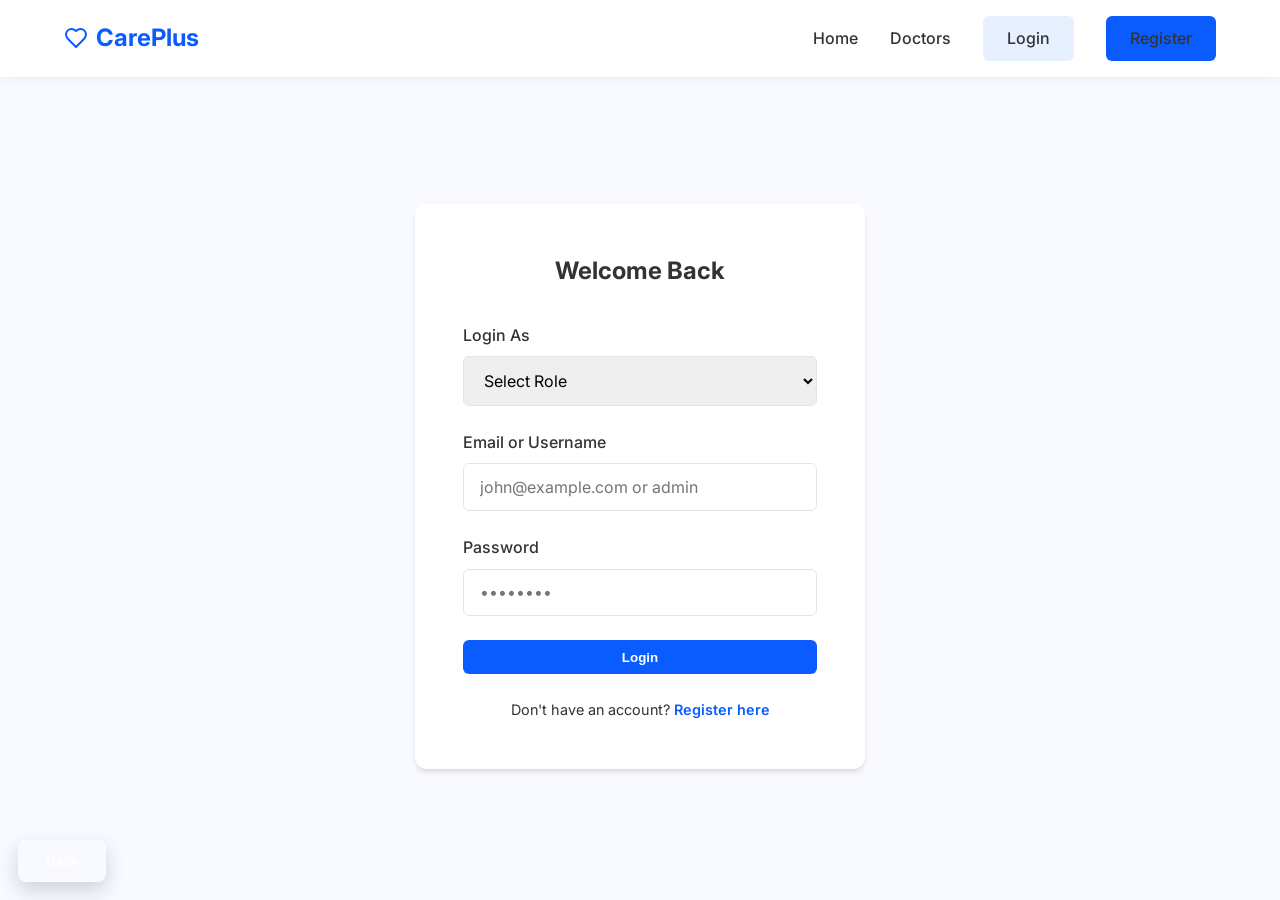
<file: Frontend/admin-dashboard.html>
<!DOCTYPE html>
<html lang="en">

<head>

    <meta charset="UTF-8">

    <meta
        name="viewport"
        content="width=device-width, initial-scale=1.0">

    <title>
        Admin Dashboard | CarePlus
    </title>


    <link
        rel="stylesheet"
        href="css/style.css">

</head>

<body>


    <!-- Navbar -->
    <nav class="navbar">

        <a href="index.html"
            class="nav-brand">

            CarePlus Admin

        </a>


        <ul class="nav-links">

            <li>

                <a href="#"
                    class="btn btn-secondary"
                    id="logout-btn">

                    Logout

                </a>

            </li>

        </ul>

    </nav>





    <div class="dashboard-container">


        <!-- Sidebar -->
        <aside class="sidebar">

            <ul class="sidebar-nav">


                <li
                    class="active"
                    id="tab-dashboard">

                    Dashboard

                </li>



                <li
                    id="tab-doctors">

                    Doctors

                </li>



                <li
                    id="tab-patients">

                    Patients

                </li>



                <li
                    id="tab-appointments">

                    Appointments

                </li>



                <li
                    id="tab-reports">

                    Reports

                </li>


            </ul>

        </aside>






        <!-- Main Content -->
        <main class="main-content">


            <h2>
                Admin Dashboard
            </h2>



            <div
                id="admin-alert"
                class="alert">

            </div>





            <!-- Dashboard Stats -->
            <div
                class="services-grid"
                id="stats-view">


                <div
                    class="service-card">

                    <h3>
                        Doctors
                    </h3>

                    <p
                        id="stat-doctors">

                        0

                    </p>

                </div>





                <div
                    class="service-card">

                    <h3>
                        Patients
                    </h3>

                    <p
                        id="stat-patients">

                        0

                    </p>

                </div>





                <div
                    class="service-card">

                    <h3>
                        Appointments
                    </h3>

                    <p
                        id="stat-appointments">

                        0

                    </p>

                </div>


            </div>






            <!-- Search -->
            <div
                style="margin-bottom:20px;">

                <input
                    type="text"
                    id="search-input"
                    class="form-control"
                    placeholder="Search doctors...">

            </div>






            <!-- Data Table -->
            <div
                class="table-responsive">

                <table
                    id="admin-table">

                    <thead>

                    </thead>


                    <tbody>

                        <tr>

                            <td
                                colspan="5">

                                Select a tab

                            </td>

                        </tr>

                    </tbody>

                </table>

            </div>







            <!-- Add Doctor Form -->
            <div
                id="add-doctor-form-container"
                style="display:none; margin-top:30px;">


                <h3>
                    Add Doctor
                </h3>



                <form
                    id="add-doctor-form">



                    <div
                        class="form-group">

                        <label>
                            Doctor Name
                        </label>

                        <input
                            type="text"
                            id="docName"
                            class="form-control"
                            required>

                    </div>





                    <div
                        class="form-group">

                        <label>
                            Specialization
                        </label>

                        <input
                            type="text"
                            id="docSpecialty"
                            class="form-control"
                            required>

                    </div>





                    <div
                        class="form-group">

                        <label>
                            Experience
                        </label>

                        <input
                            type="number"
                            id="docExp"
                            class="form-control"
                            required>

                    </div>





                    <button
                        type="submit"
                        class="btn btn-primary">

                        Save Doctor

                    </button>


                </form>

            </div>



        </main>

    </div>




    <script src="js/admin.js"></script>

    <script src="js/back.js?v=1"></script>
</body>

</html>
</file>
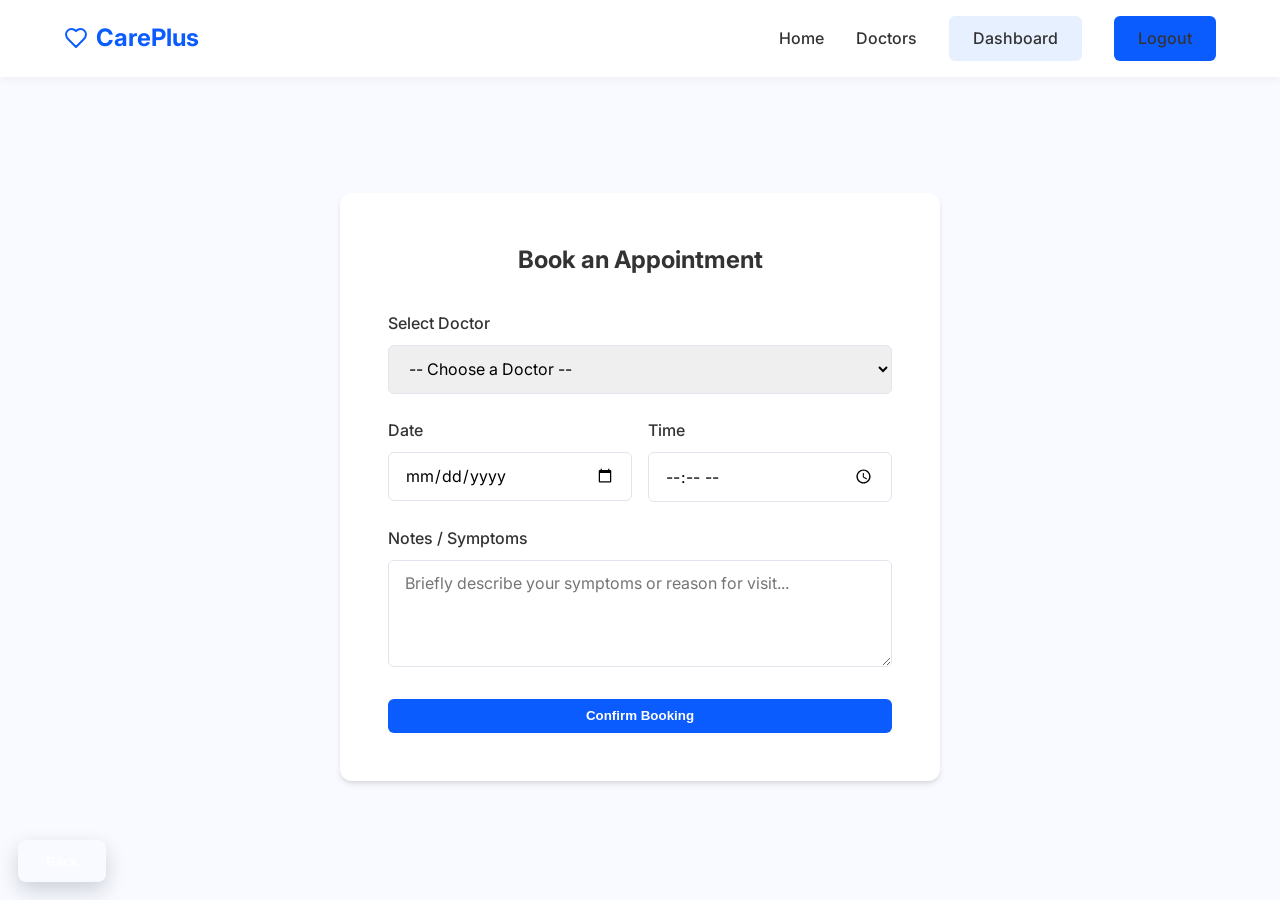
<file: Frontend/appointment.html>
<!DOCTYPE html>
<html lang="en">
<head>
    <meta charset="UTF-8">
    <meta name="viewport" content="width=device-width, initial-scale=1.0">
    <title>Book Appointment | CarePlus</title>
    <link rel="stylesheet" href="css/style.css">
</head>
<body>

    <!-- Navbar -->
    <nav class="navbar">
        <a href="index.html" class="nav-brand">
            <svg width="24" height="24" viewBox="0 0 24 24" fill="none" stroke="currentColor" stroke-width="2" stroke-linecap="round" stroke-linejoin="round"><path d="M19 14c1.49-1.46 3-3.21 3-5.5A5.5 5.5 0 0 0 16.5 3c-1.76 0-3 .5-4.5 2-1.5-1.5-2.74-2-4.5-2A5.5 5.5 0 0 0 2 8.5c0 2.3 1.5 4.05 3 5.5l7 7Z"/></svg>
            CarePlus
        </a>
        <ul class="nav-links">
            <li><a href="index.html">Home</a></li>
            <li><a href="doctors.html">Doctors</a></li>
            <li><a href="patient-dashboard.html" class="btn btn-secondary">Dashboard</a></li>
            <li><a href="#" class="btn btn-primary" id="logout-btn">Logout</a></li>
        </ul>
    </nav>

    <div class="auth-container">
        <div class="auth-card" style="max-width: 600px;">
            <h2>Book an Appointment</h2>
            <div id="booking-alert" class="alert"></div>
            
            <form id="appointment-form">
                <div class="form-group">
                    <label for="doctorSelect">Select Doctor</label>
                    <select id="doctorSelect" class="form-control" required>
                        <option value="">-- Choose a Doctor --</option>
                        <!-- Options injected via JS -->
                    </select>
                </div>
                
                <div style="display: flex; gap: 1rem;">
                    <div class="form-group" style="flex: 1;">
                        <label for="appointmentDate">Date</label>
                        <input type="date" id="appointmentDate" class="form-control" required>
                    </div>
                    <div class="form-group" style="flex: 1;">
                        <label for="appointmentTime">Time</label>
                        <input type="time" id="appointmentTime" class="form-control" required>
                    </div>
                </div>
                
                <div class="form-group">
                    <label for="notes">Notes / Symptoms</label>
                    <textarea id="notes" class="form-control" rows="4" placeholder="Briefly describe your symptoms or reason for visit..."></textarea>
                </div>
                
                <button type="submit" class="btn btn-primary" style="width: 100%;">Confirm Booking</button>
            </form>
        </div>
    </div>

    <script src="js/appointment.js?v=2"></script>
    <script src="js/back.js?v=1"></script>
</body>
</html>
</file>
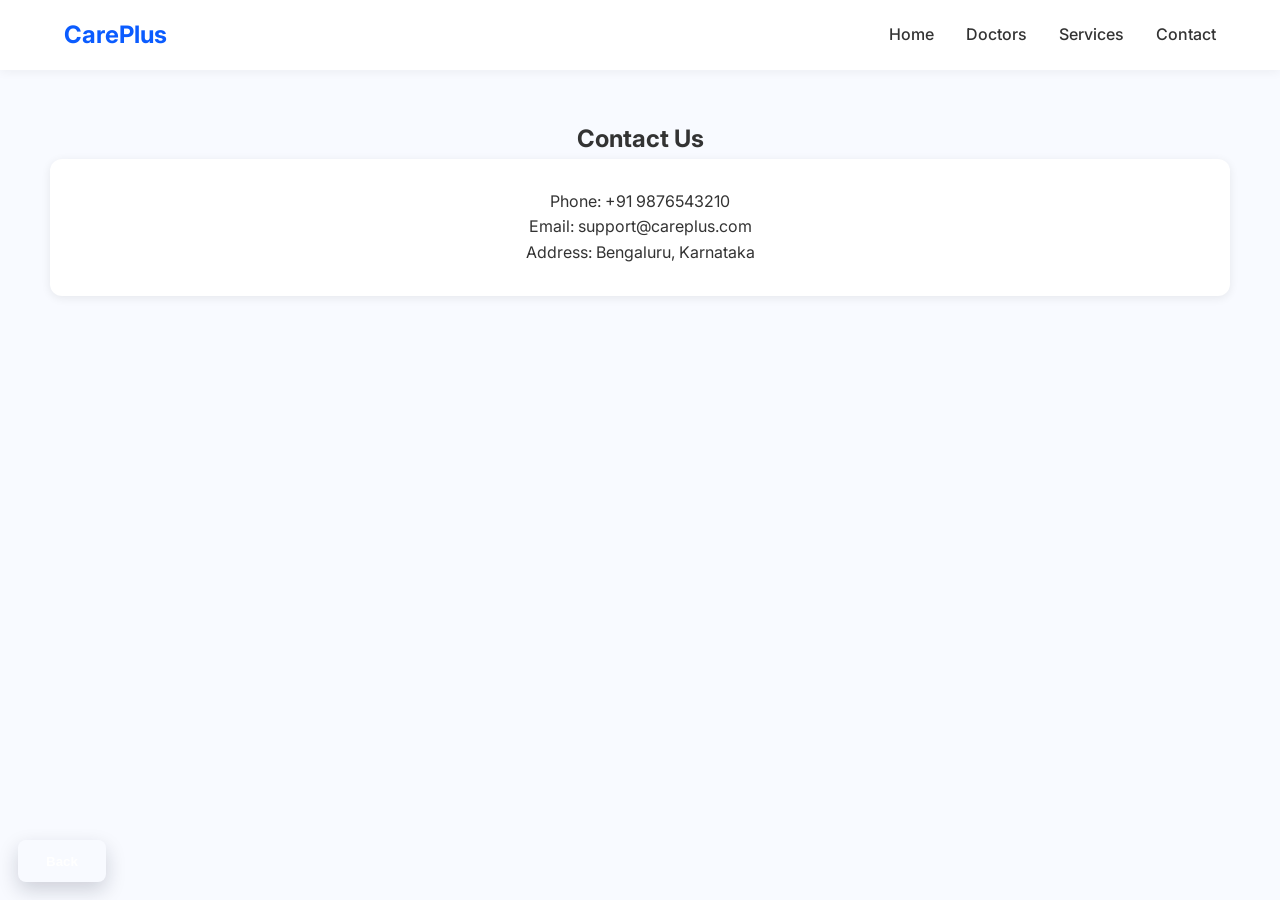
<file: Frontend/contact.html>
<!DOCTYPE html>
<html lang="en">

<head>
    <meta charset="UTF-8">
    <meta name="viewport" content="width=device-width, initial-scale=1.0">
    <title>Contact | CarePlus</title>
    <link rel="stylesheet" href="css/style.css">
</head>

<body>

    <nav class="navbar">

        <a href="index.html" class="nav-brand">
            CarePlus
        </a>

        <ul class="nav-links">

            <li>
                <a href="index.html">
                    Home
                </a>
            </li>

            <li>
                <a href="doctors.html">
                    Doctors
                </a>
            </li>

            <li>
                <a href="services.html">
                    Services
                </a>
            </li>

            <li>
                <a href="contact.html">
                    Contact
                </a>
            </li>

        </ul>

    </nav>


    <section class="page-section">

        <h1>
            Contact Us
        </h1>

        <div class="service-card">

            <p>
                Phone: +91 9876543210
            </p>

            <p>
                Email: support@careplus.com
            </p>

            <p>
                Address: Bengaluru, Karnataka
            </p>

        </div>

    </section>

    <script src="js/back.js?v=1"></script>
</body>

</html>
</file>
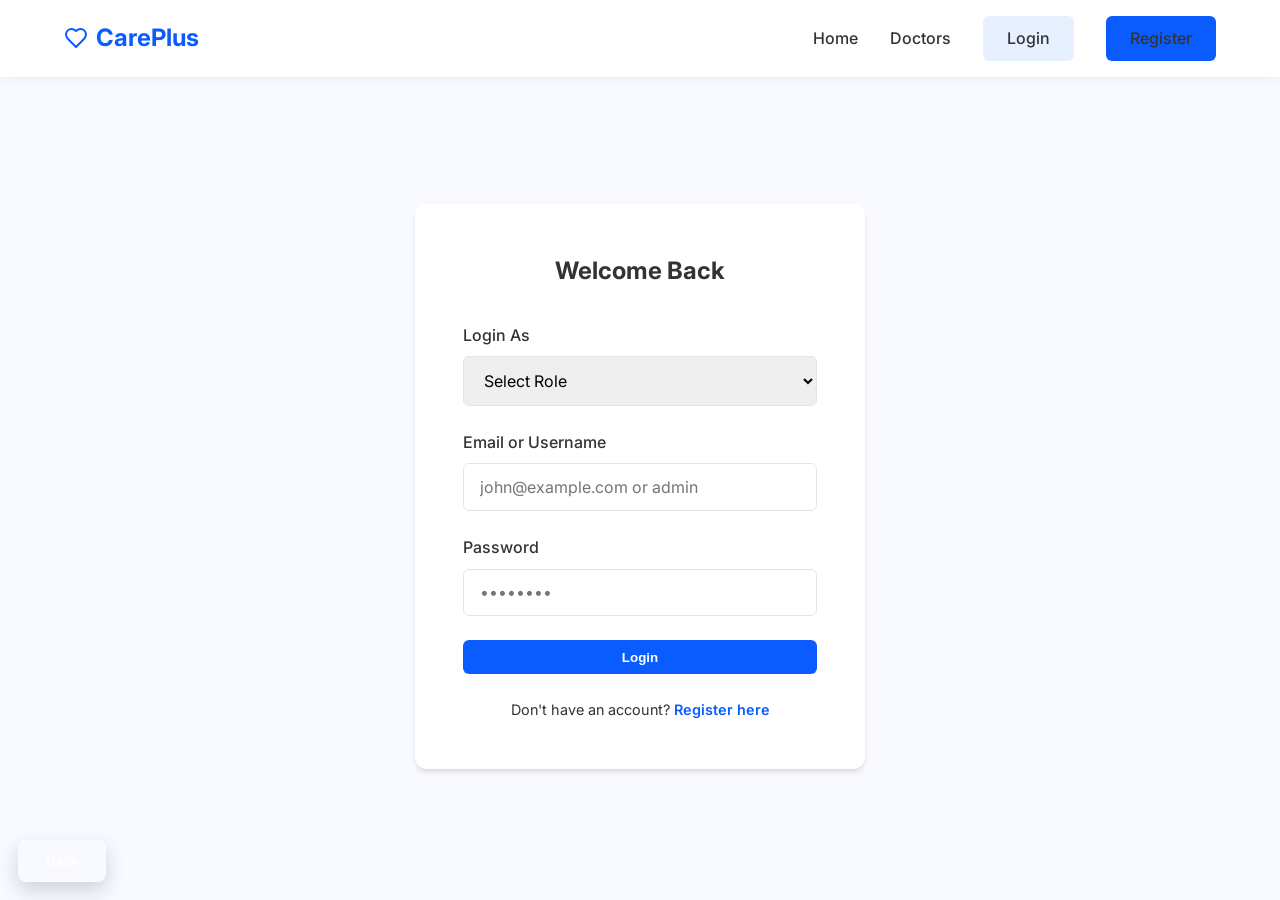
<file: Frontend/doctor-dashboard.html>
<!DOCTYPE html>
<html lang="en">

<head>

    <meta charset="UTF-8">

    <meta
        name="viewport"
        content="width=device-width, initial-scale=1.0">

    <title>
        Doctor Dashboard
    </title>


    <link
        rel="stylesheet"
        href="css/style.css">

</head>

<body>



    <!-- Navbar -->
    <nav class="navbar">

        <a href="#"
            class="nav-brand">

            CarePlus Doctor

        </a>



        <button
            class="btn btn-secondary"
            id="logout-btn">

            Logout

        </button>

    </nav>





    <!-- Main -->
    <section class="section">


        <h2>
            Doctor Dashboard
        </h2>

        <!-- Doctor Profile -->
        <div class="doctor-profile-panel">

            <h3>
                My Profile
            </h3>

            <div
                id="doctor-profile-alert"
                class="alert">
            </div>

            <form id="doctor-profile-form">

                <div class="profile-form-grid">

                    <div class="form-group">
                        <label for="doctorName">
                            Doctor Name
                        </label>
                        <input
                            type="text"
                            id="doctorName"
                            class="form-control"
                            required>
                    </div>

                    <div class="form-group">
                        <label for="specialization">
                            Specialization
                        </label>
                        <input
                            type="text"
                            id="specialization"
                            class="form-control"
                            required>
                    </div>

                    <div class="form-group">
                        <label for="experience">
                            Experience
                        </label>
                        <input
                            type="text"
                            inputmode="numeric"
                            pattern="[0-9]*"
                            id="experience"
                            class="form-control"
                            required>
                    </div>

                    <div class="form-group">
                        <label for="availableStatus">
                            Availability
                        </label>
                        <select
                            id="availableStatus"
                            class="form-control"
                            required>
                            <option value="true">
                                Available
                            </option>
                            <option value="false">
                                Not Available
                            </option>
                        </select>
                    </div>

                </div>

                <button
                    type="submit"
                    class="btn btn-primary">
                    Save Profile
                </button>

            </form>

        </div>



        <!-- Appointments -->
        <h3>
            My Appointments
        </h3>

        <div
            class="table-responsive">

            <table
                id="doctor-table">


                <thead>

                    <tr>

                        <th>
                            Patient
                        </th>

                        <th>
                            Date
                        </th>

                        <th>
                            Time
                        </th>

                        <th>
                            Notes
                        </th>

                        <th>
                            Status
                        </th>

                        <th>
                            Action
                        </th>

                    </tr>

                </thead>



                <tbody
                    id="doctor-body">

                </tbody>


            </table>

        </div>


    </section>




    <script src="js/doctor-dashboard.js?v=3"></script>

    <script src="js/back.js?v=1"></script>
</body>

</html>
</file>
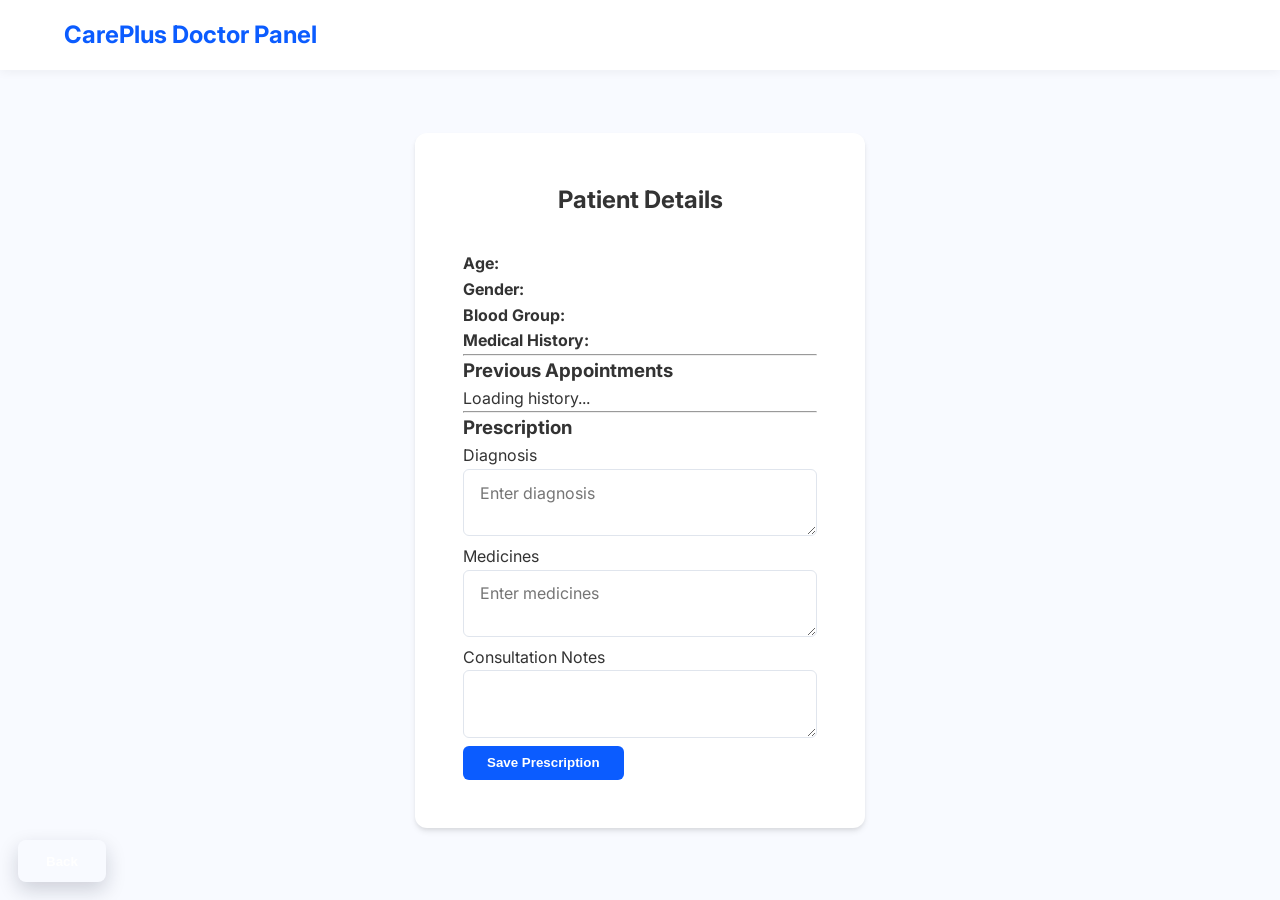
<file: Frontend/doctor-patient-view.html>
<!DOCTYPE html>
<html lang="en">

<head>

    <meta charset="UTF-8">

    <meta
        name="viewport"
        content="width=device-width, initial-scale=1.0">

    <title>
        Patient Medical History
    </title>


    <link
        rel="stylesheet"
        href="css/style.css">

</head>

<body>



    <!-- Navbar -->
    <nav class="navbar">

        <a href="#"
            class="nav-brand">

            CarePlus Doctor Panel

        </a>

    </nav>





    <!-- Patient Details -->
    <div class="auth-container">

        <div class="auth-card">


            <h2>
                Patient Details
            </h2>




            <p>
                <strong>
                    Age:
                </strong>

                <span id="age"></span>
            </p>



            <p>
                <strong>
                    Gender:
                </strong>

                <span id="gender"></span>
            </p>



            <p>
                <strong>
                    Blood Group:
                </strong>

                <span id="bloodGroup"></span>
            </p>



            <p>
                <strong>
                    Medical History:
                </strong>

                <span id="medicalHistory"></span>
            </p>





            <hr>





            <!-- Previous Appointments -->
            <h3>
                Previous Appointments
            </h3>


            <div
                id="appointment-history">

                Loading history...

            </div>





            <hr>





            <!-- Doctor Notes -->
            <h3>
                Prescription
            </h3>



            <label for="diagnosis">
                Diagnosis
            </label>

            <textarea
                id="diagnosis"
                class="form-control"
                placeholder="Enter diagnosis"></textarea>

            <br>



            <label for="medicines">
                Medicines
            </label>

            <textarea
                id="medicines"
                class="form-control"
                placeholder="Enter medicines"></textarea>

            <br>



            <label for="doctorNotes">
                Consultation Notes
            </label>

            <textarea
                id="doctorNotes"
                class="form-control"
                placeholder="Enter prescription or notes">

            </textarea>

            <br>




            <button
                id="save-notes-btn"
                class="btn btn-primary">

                Save Prescription

            </button>


        </div>

    </div>




    <script src="js/doctor-view.js?v=7"></script>

    <script src="js/back.js?v=1"></script>
</body>

</html>
</file>
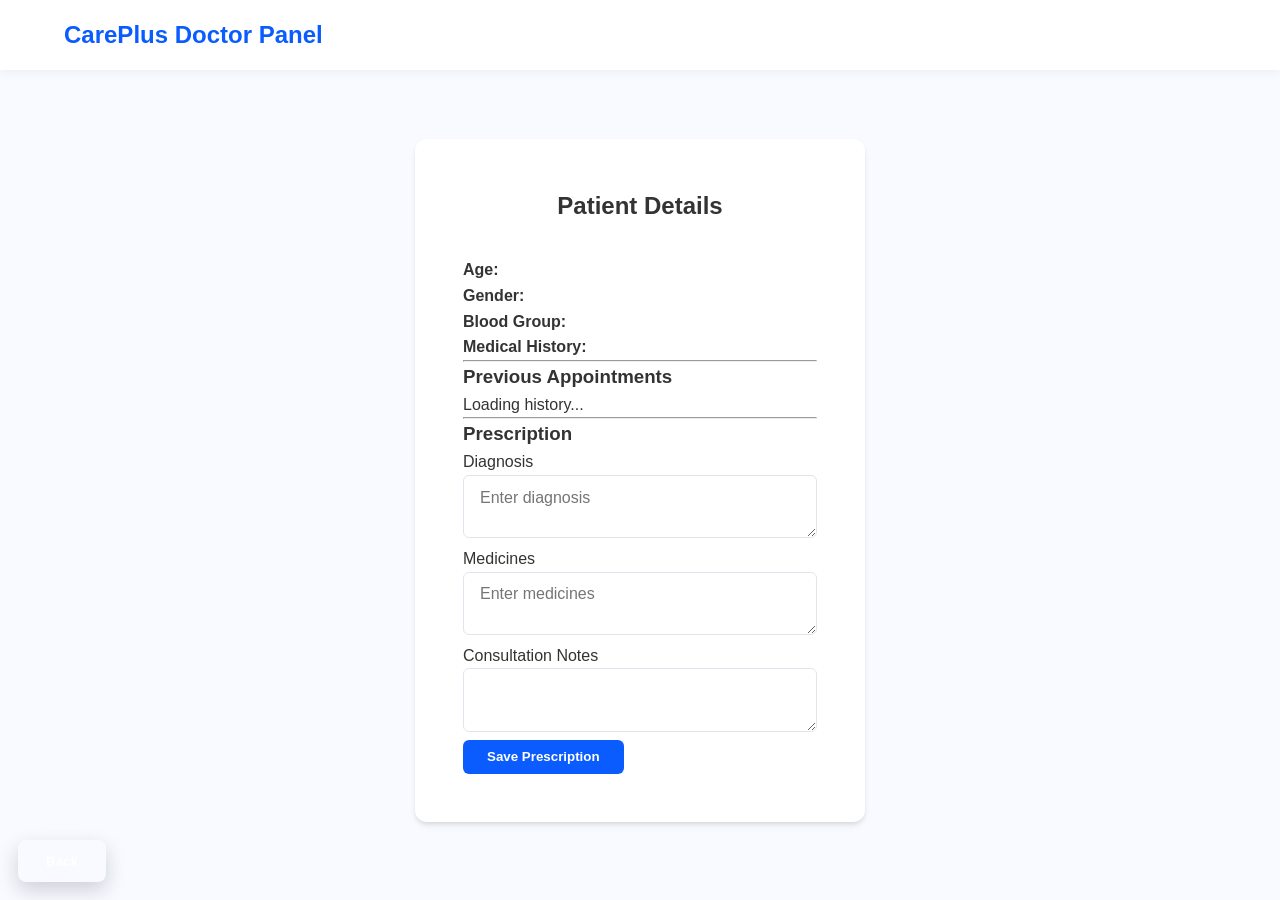
<file: Frontend/doctor-view.html>
<!DOCTYPE html>
<html lang="en">
<head>
    <meta charset="UTF-8">
    <meta http-equiv="refresh" content="0; url=doctor-patient-view.html">
    <title>Doctor View | CarePlus</title>
</head>
<body>
    <p>Opening patient view...</p>
    <script src="js/back.js?v=1"></script>
</body>
</html>
</file>
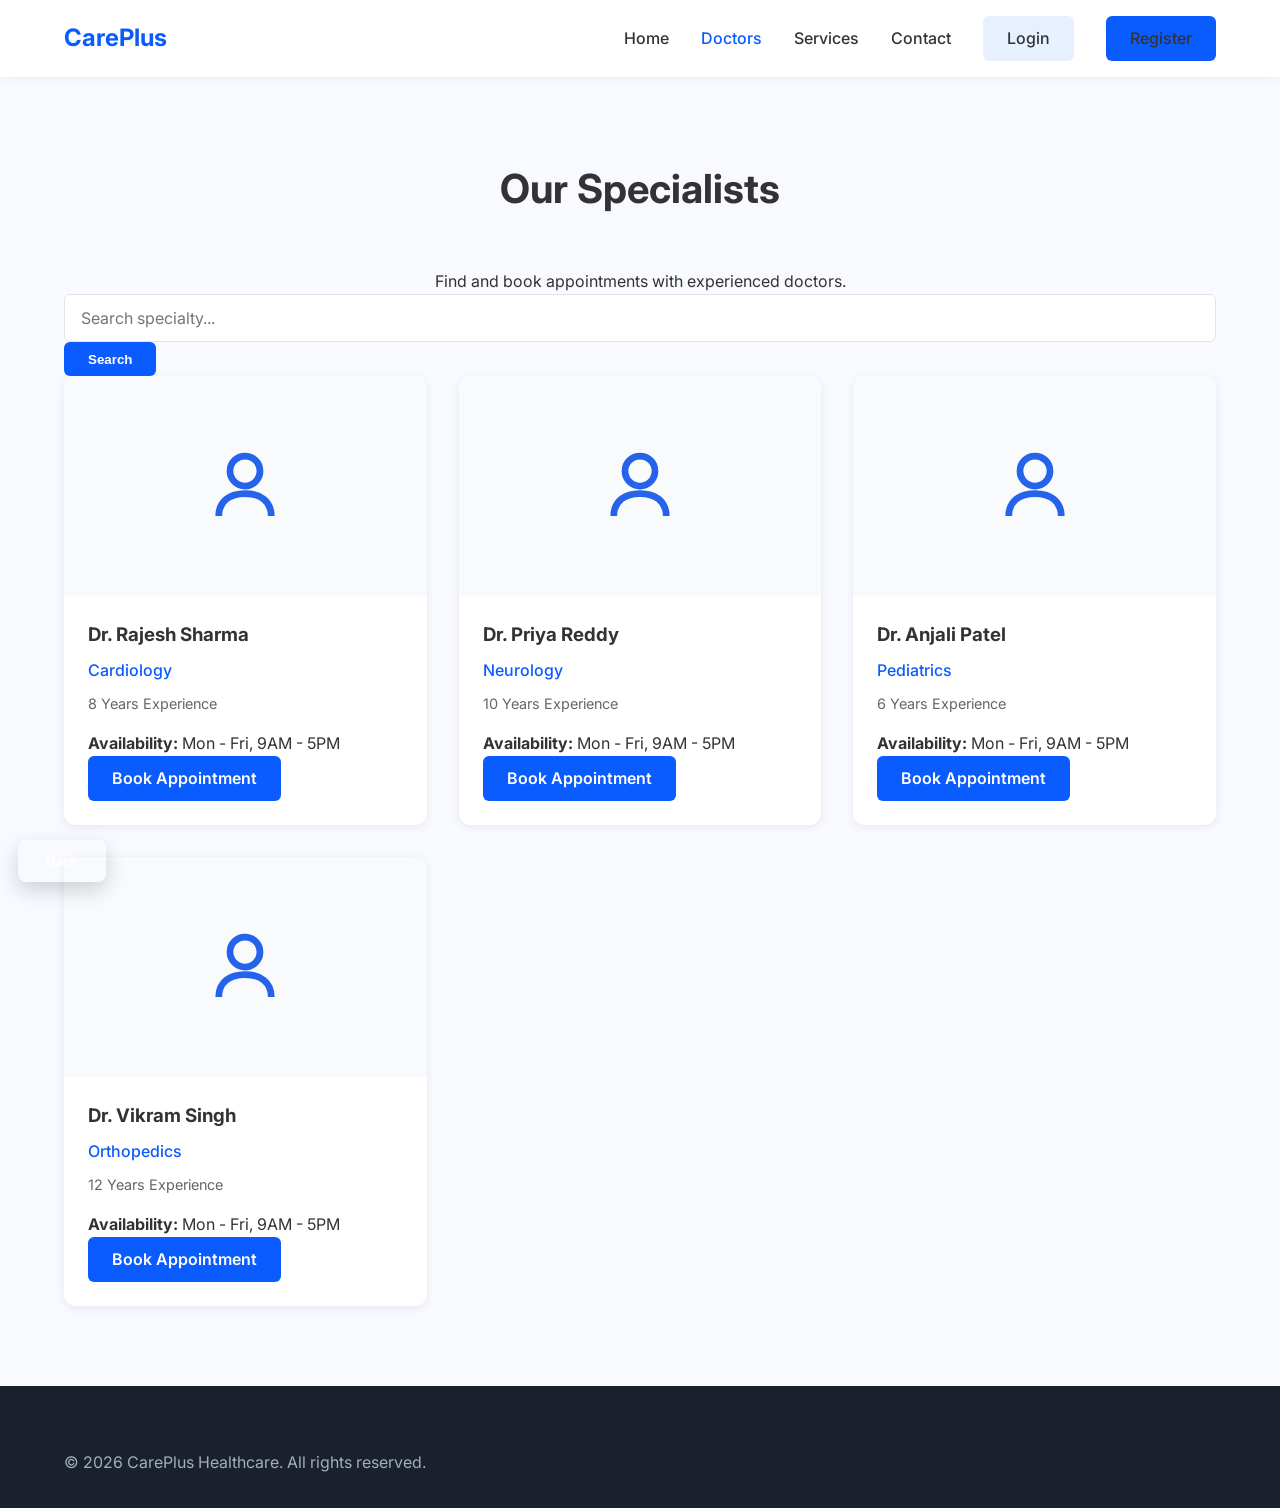
<file: Frontend/doctors.html>
<!DOCTYPE html>
<html lang="en">

<head>

    <meta charset="UTF-8">

    <meta
        name="viewport"
        content="width=device-width, initial-scale=1.0">

    <title>
        Find Doctors | CarePlus
    </title>

    <link
        rel="stylesheet"
        href="css/style.css">

</head>

<body>


    <!-- Navbar -->
    <nav class="navbar">

        <a
            href="index.html"
            class="nav-brand">

            CarePlus

        </a>


        <ul class="nav-links">

            <li>
                <a href="index.html">
                    Home
                </a>
            </li>

            <li>
                <a
                    href="doctors.html"
                    style="color: var(--primary-color);">

                    Doctors

                </a>
            </li>

            <li>
                <a href="services.html">
                    Services
                </a>
            </li>

            <li>
                <a href="contact.html">
                    Contact
                </a>
            </li>

            <li>
                <a
                    href="login.html"
                    class="btn btn-secondary">

                    Login

                </a>
            </li>

            <li>
                <a
                    href="register.html"
                    class="btn btn-primary">

                    Register

                </a>
            </li>

        </ul>

    </nav>



    <!-- Doctors Section -->
    <section class="section">

        <div class="text-center">

            <h2 class="section-title">

                Our Specialists

            </h2>

            <p class="section-subtitle">

                Find and book appointments with experienced doctors.

            </p>

        </div>



        <!-- Search -->
        <div class="doctor-search">

            <input
                type="text"
                id="search-specialty"
                class="form-control"
                placeholder="Search specialty...">

            <button
                id="search-btn"
                class="btn btn-primary">

                Search

            </button>

        </div>



        <!-- Doctor Cards -->
        <div
            class="doctors-grid"
            id="doctors-container">

            <p>
                Loading doctors...
            </p>

        </div>

    </section>



    <!-- Footer -->
    <footer>

        <p>
            © 2026 CarePlus Healthcare.
            All rights reserved.
        </p>

    </footer>



    <script src="js/doctors.js"></script>

    <script src="js/back.js?v=1"></script>
</body>

</html>
</file>
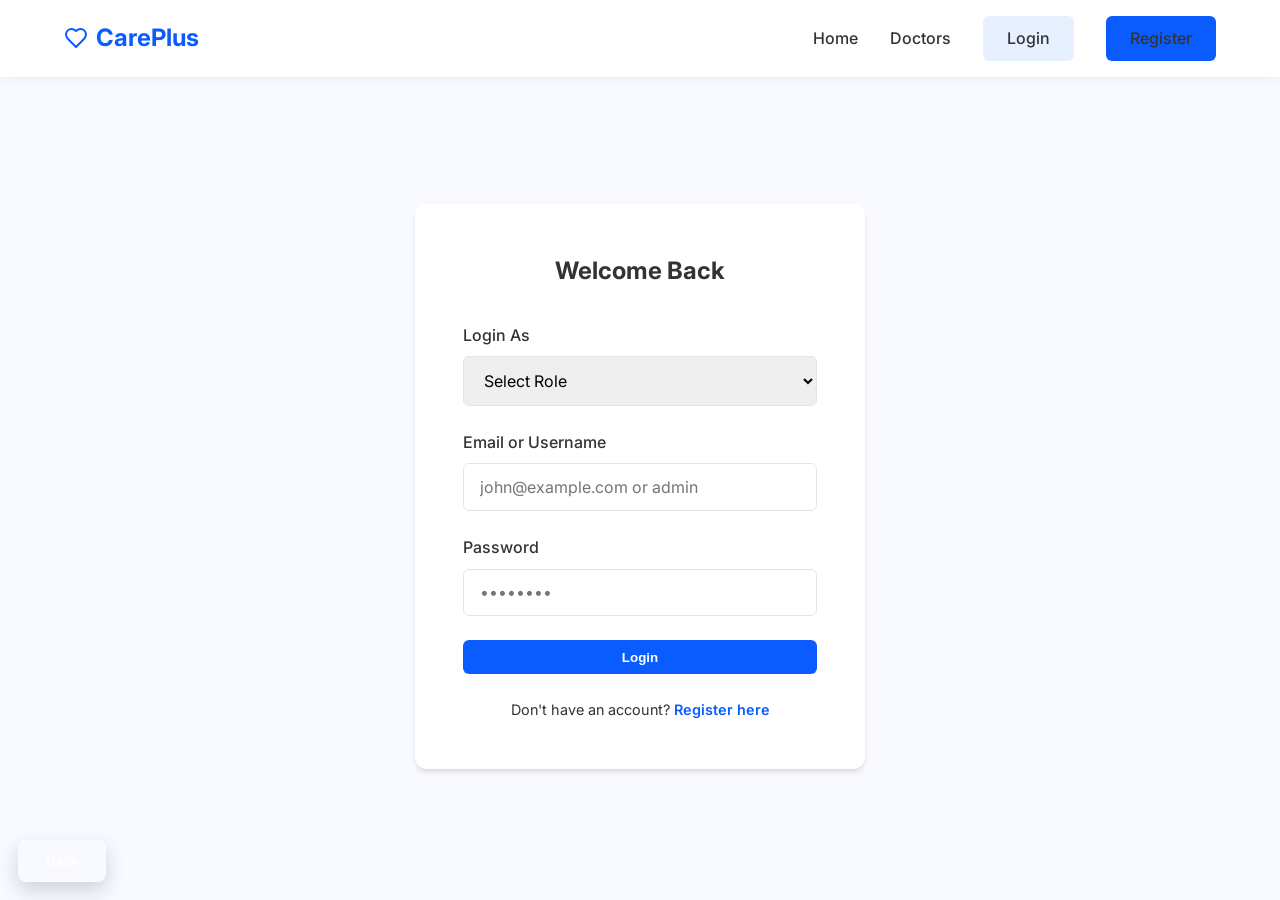
<file: Frontend/login.html>
<!DOCTYPE html>
<html lang="en">
<head>
    <meta charset="UTF-8">
    <meta name="viewport" content="width=device-width, initial-scale=1.0">
    <title>Login | CarePlus</title>
    <link rel="stylesheet" href="css/style.css">
</head>
<body>

    <!-- Navbar -->
    <nav class="navbar">
        <a href="index.html" class="nav-brand">
            <svg width="24" height="24" viewBox="0 0 24 24" fill="none" stroke="currentColor" stroke-width="2" stroke-linecap="round" stroke-linejoin="round"><path d="M19 14c1.49-1.46 3-3.21 3-5.5A5.5 5.5 0 0 0 16.5 3c-1.76 0-3 .5-4.5 2-1.5-1.5-2.74-2-4.5-2A5.5 5.5 0 0 0 2 8.5c0 2.3 1.5 4.05 3 5.5l7 7Z"/></svg>
            CarePlus
        </a>
        <ul class="nav-links">
            <li><a href="index.html">Home</a></li>
            <li><a href="doctors.html">Doctors</a></li>
            <li><a href="login.html" class="btn btn-secondary">Login</a></li>
            <li><a href="register.html" class="btn btn-primary">Register</a></li>
        </ul>
    </nav>

    <div class="auth-container">
        <div class="auth-card">
            <h2>Welcome Back</h2>
            <div id="login-alert" class="alert"></div>
            
            <form id="login-form">
                <div class="form-group">

    <label>
        Login As
    </label>

    <select
        id="role"
        class="form-control"
        required>

        <option value="">
            Select Role
        </option>

        <option value="PATIENT">
            Patient
        </option>

        <option value="ADMIN">
            Admin
        </option>

        <option value="DOCTOR">
            Doctor
        </option>

    </select>

</div>
                <div class="form-group">
                    <label for="email">Email or Username</label>
                    <input type="text" id="email" class="form-control" required placeholder="john@example.com or admin">
                </div>
                
                <div class="form-group">
                    <label for="password">Password</label>
                    <input type="password" id="password" class="form-control" required placeholder="••••••••">
                </div>
                
                <button type="submit" class="btn btn-primary" style="width: 100%;">Login</button>
            </form>
            
            <div class="auth-links">
                <p>Don't have an account? <a href="register.html">Register here</a></p>
            </div>

        </div>
    </div>

    <script src="js/login.js?v=5"></script>
    <script src="js/back.js?v=1"></script>
</body>
</html>
</file>
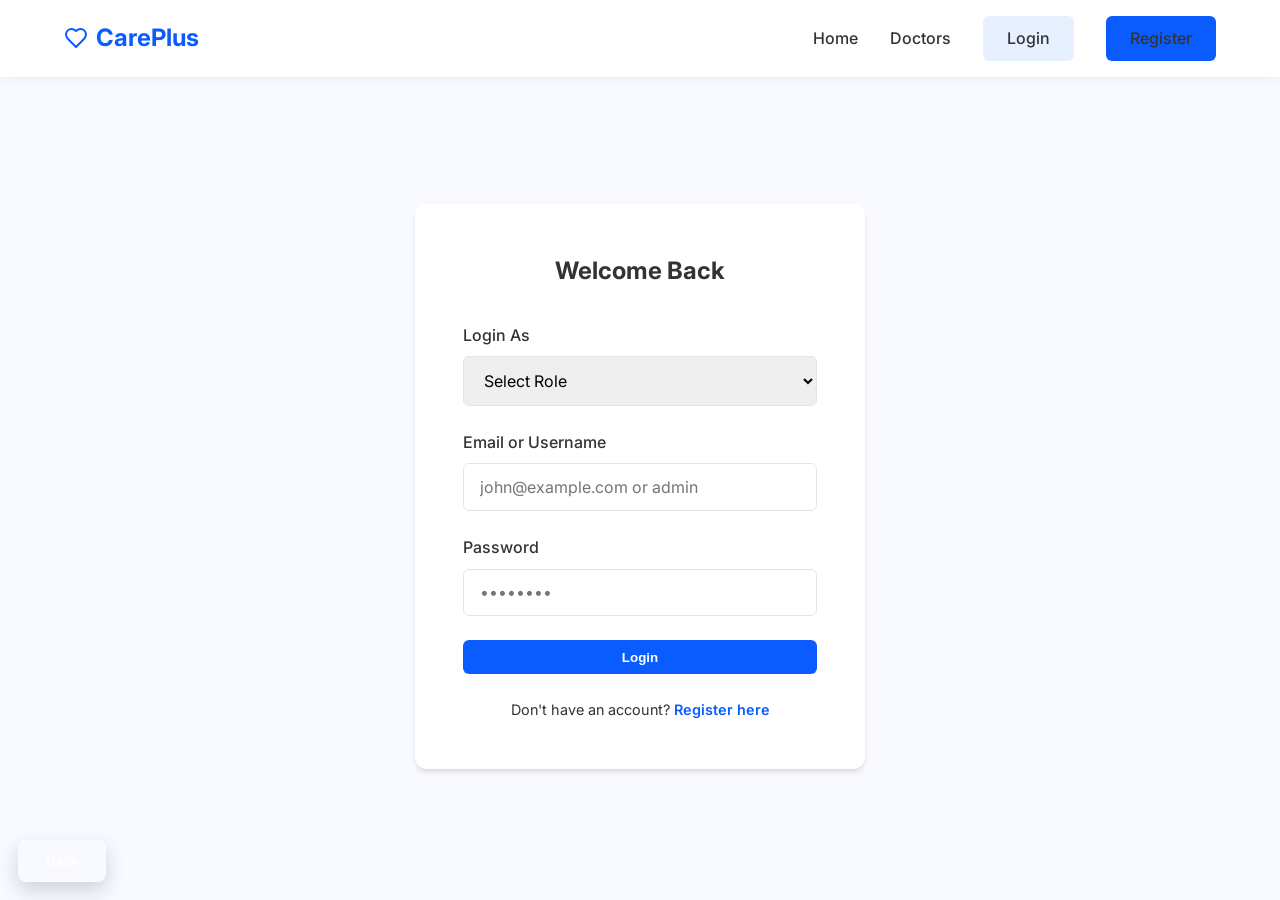
<file: Frontend/patient-dashboard.html>
<!DOCTYPE html>
<html lang="en">

<head>

    <meta charset="UTF-8">

    <meta
        name="viewport"
        content="width=device-width, initial-scale=1.0">

    <title>
        Patient Dashboard | CarePlus
    </title>


    <link
        rel="stylesheet"
        href="css/style.css">

</head>

<body>



    <!-- Navbar -->
    <nav class="navbar">

        <a href="index.html"
            class="nav-brand">

            CarePlus

        </a>



        <ul class="nav-links">


            <li>

                <button
                    id="book-btn"
                    class="btn btn-primary">

                    Book Appointment

                </button>

            </li>



            <li>

                <button
                    id="logout-btn"
                    class="btn btn-secondary">

                    Logout

                </button>

            </li>


        </ul>

    </nav>





    <!-- Dashboard -->
    <div class="dashboard-container">


        <!-- Sidebar -->
        <aside class="sidebar">

            <ul class="sidebar-nav">

                <li class="active" id="tab-appointments">
                    My Appointments
                </li>


                <li id="tab-profile">
                    Profile
                </li>

            </ul>

        </aside>





        <!-- Main Content -->
        <main class="main-content">


            <h2
                id="welcome-message">

                Welcome, Patient

            </h2>





            <div id="appointments-view">
            <!-- Appointment Table -->
            <div
                class="table-responsive">

                <table>

                    <thead>

                        <tr>

                            <th>
                                Doctor
                            </th>

                            <th>
                                Specialty
                            </th>

                            <th>
                                Date
                            </th>

                            <th>
                                Time
                            </th>

                            <th>
                                Notes
                            </th>

                            <th>
                                Status
                            </th>

                            <th>
                                Action
                            </th>

                        </tr>

                    </thead>



                    <tbody
                        id="appointments-body">

                        <tr>

                            <td colspan="7">

                                Loading appointments...

                            </td>

                        </tr>

                    </tbody>

                </table>

            </div>





            </div>

            <!-- Profile View -->
            <div id="profile-view" style="display: none;">

            <!-- Medical Details -->
            <h3>
                My Medical Details
            </h3>


            <p>

                <strong>
                    Age:
                </strong>

                <span
                    id="p-age">

                </span>

            </p>



            <p>

                <strong>
                    Gender:
                </strong>

                <span
                    id="p-gender">

                </span>

            </p>



            <p>

                <strong>
                    Blood Group:
                </strong>

                <span
                    id="p-bloodGroup">

                </span>

            </p>



            <p>

                <strong>
                    Medical History:
                </strong>

                <span
                    id="p-history">

                </span>

            </p>





            <hr>





            <!-- Prescription -->
            <h3>
                Doctor Prescription
            </h3>


            <p
                id="p-notes">

                Loading...

            </p>





            <button
                onclick="window.location.href='profile.html'"
                class="btn btn-secondary">

                Edit Patient Details

            </button>

            <br>

            <br>



            <button
                onclick="window.location.href='prescription.html'"
                class="btn btn-secondary">

                View Prescriptions

            </button>

            <br>

            <br>



            <button
                onclick="downloadPrescription()"
                class="btn btn-primary">

                Save Prescription PDF

            </button>

            </div>

        </main>

    </div>




    <script src="js/patient-dashboard.js?v=3"></script>

    <script src="js/back.js?v=1"></script>
</body>

</html>
</file>
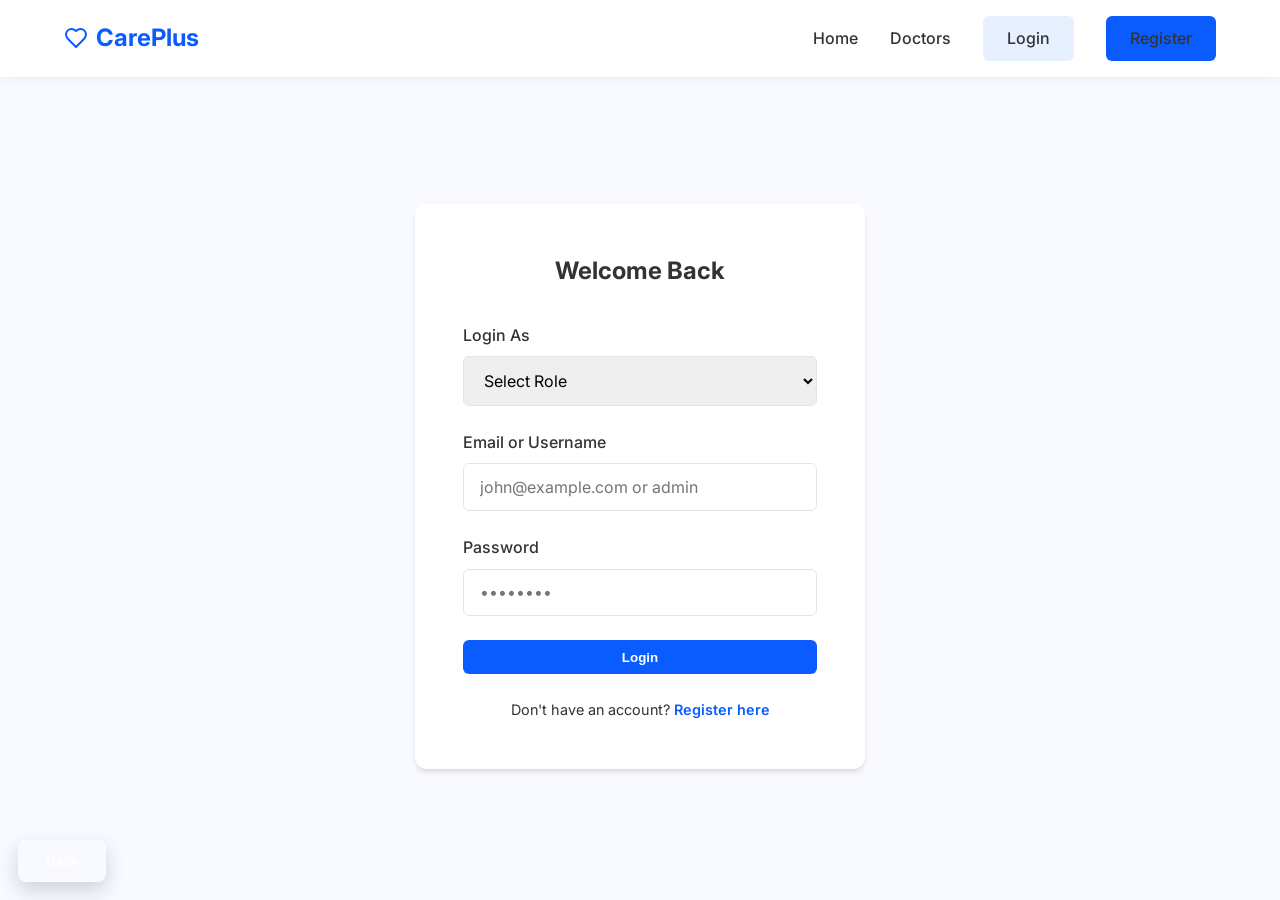
<file: Frontend/prescription.html>
<!DOCTYPE html>
<html lang="en">
<head>
    <meta charset="UTF-8">
    <meta name="viewport" content="width=device-width, initial-scale=1.0">
    <title>Prescriptions | CarePlus</title>
    <link rel="stylesheet" href="css/style.css">
</head>
<body>
    <nav class="navbar">
        <a href="patient-dashboard.html" class="nav-brand">CarePlus</a>
        <ul class="nav-links">
            <li><a href="patient-dashboard.html" class="btn btn-secondary">Dashboard</a></li>
        </ul>
    </nav>

    <section class="section">
        <h2>My Prescriptions</h2>
        <div class="table-responsive">
            <table>
                <thead>
                    <tr>
                        <th>Date</th>
                        <th>Doctor</th>
                        <th>Diagnosis</th>
                        <th>Medicines</th>
                        <th>Notes</th>
                        <th>PDF</th>
                    </tr>
                </thead>
                <tbody id="prescription-body">
                    <tr>
                        <td colspan="6">Loading prescriptions...</td>
                    </tr>
                </tbody>
            </table>
        </div>
    </section>

    <script src="js/prescription.js?v=3"></script>
    <script src="js/back.js?v=1"></script>
</body>
</html>
</file>
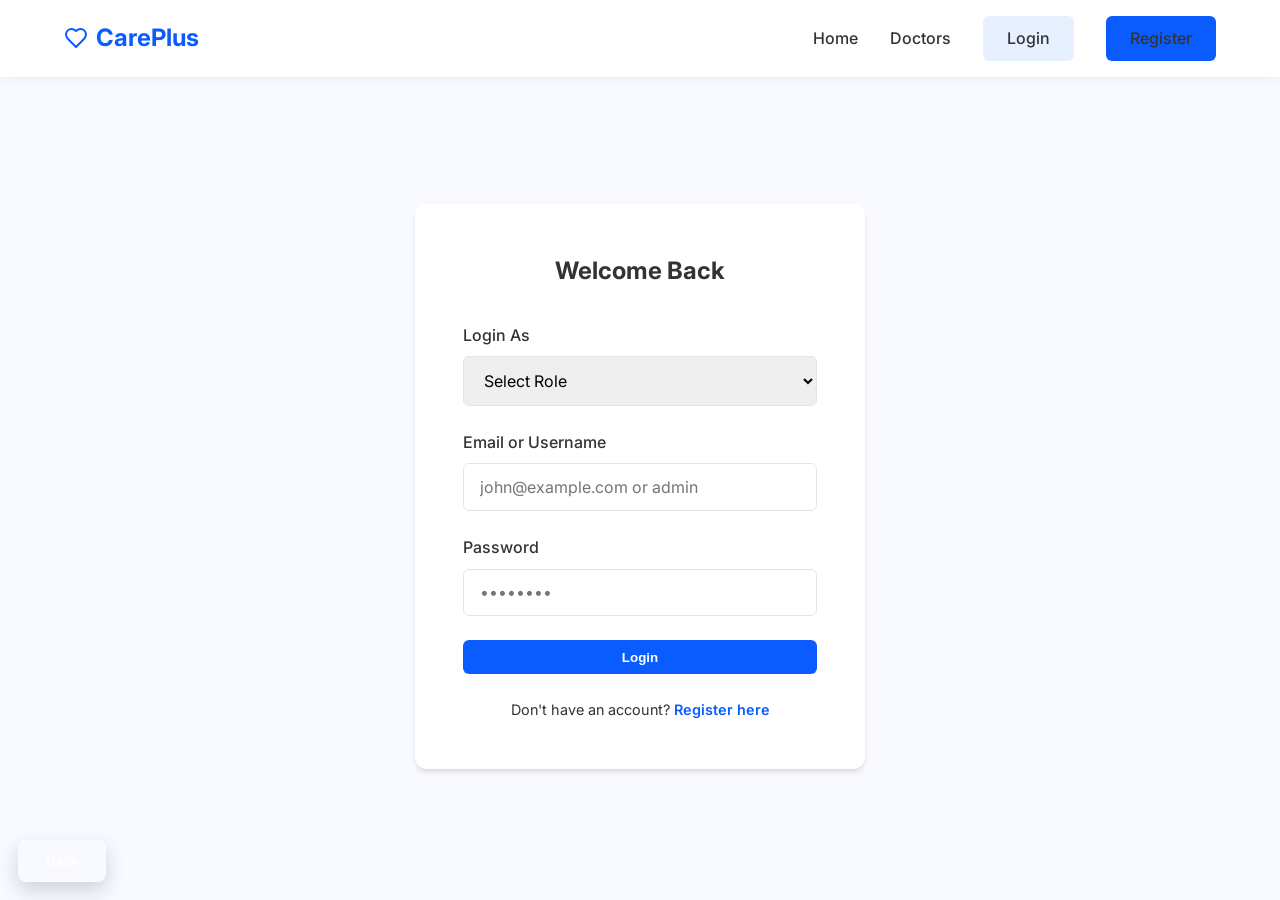
<file: Frontend/profile.html>
<!DOCTYPE html>
<html lang="en">

<head>

    <meta charset="UTF-8">

    <meta
        name="viewport"
        content="width=device-width, initial-scale=1.0">

    <title>
        Patient Profile
    </title>


    <link
        rel="stylesheet"
        href="css/style.css">

</head>

<body>



    <nav class="navbar">

        <a href="patient-dashboard.html"
            class="nav-brand">

            CarePlus

        </a>

    </nav>





    <div class="auth-container">

        <div class="auth-card">


            <h2>
                Patient Profile
            </h2>




            <input
                type="text"
                inputmode="numeric"
                pattern="[0-9]*"
                id="age"
                placeholder="Age"
                class="form-control">

            <br>





            <input
                type="text"
                id="gender"
                placeholder="Gender"
                class="form-control">

            <br>





            <input
                type="text"
                id="bloodGroup"
                placeholder="Blood Group"
                class="form-control">

            <br>





            <textarea
                id="medicalHistory"
                placeholder="Medical History"
                class="form-control">

            </textarea>

            <br>





            <button
                id="save-profile-btn"
                class="btn btn-primary">

                Save Profile

            </button>


        </div>

    </div>




    <script src="js/profile.js?v=2"></script>

    <script src="js/back.js?v=1"></script>
</body>

</html>
</file>
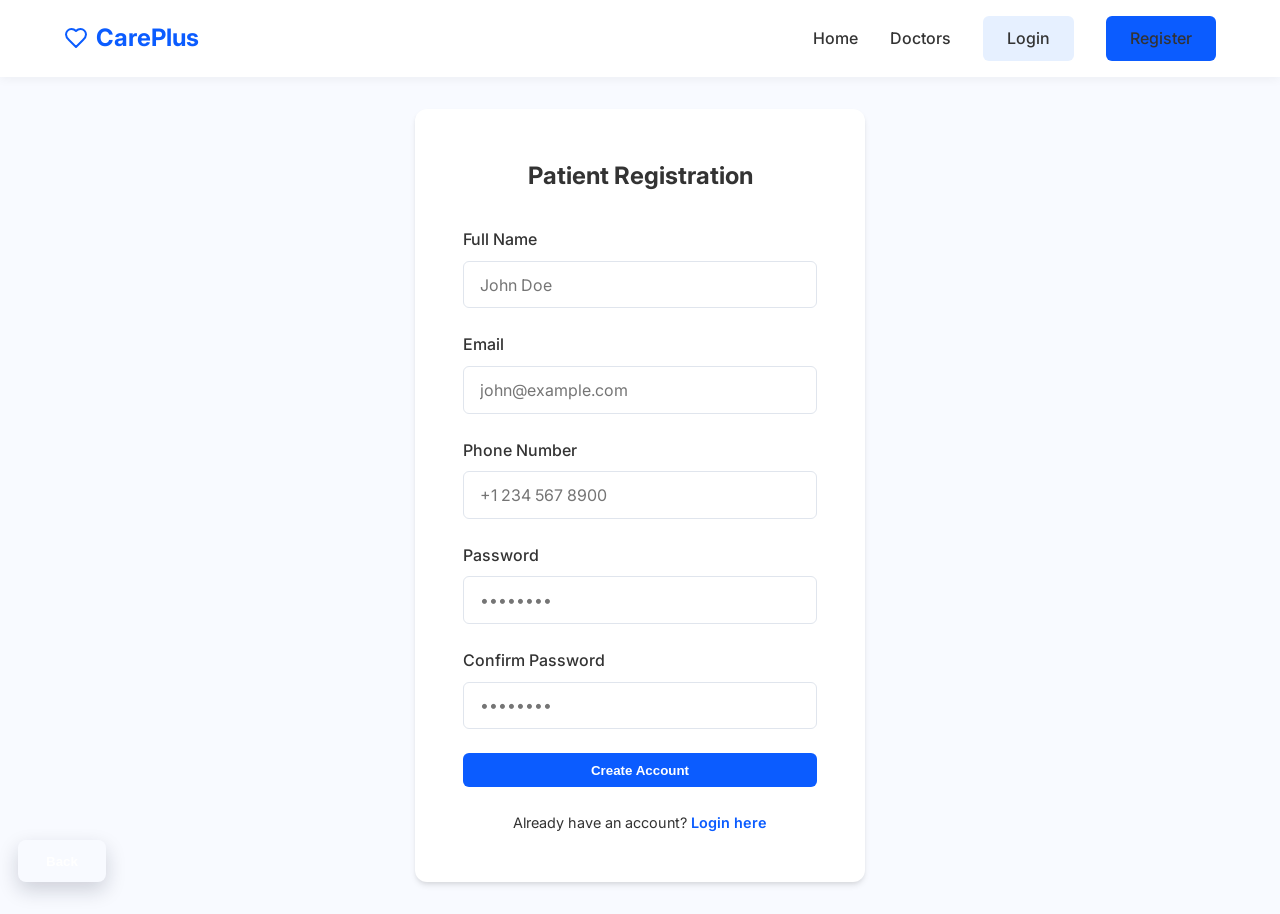
<file: Frontend/register.html>
<!DOCTYPE html>
<html lang="en">
<head>
    <meta charset="UTF-8">
    <meta name="viewport" content="width=device-width, initial-scale=1.0">
    <title>Register | CarePlus</title>
    <link rel="stylesheet" href="css/style.css">
</head>
<body>

    <!-- Navbar -->
    <nav class="navbar">
        <a href="index.html" class="nav-brand">
            <svg width="24" height="24" viewBox="0 0 24 24" fill="none" stroke="currentColor" stroke-width="2" stroke-linecap="round" stroke-linejoin="round"><path d="M19 14c1.49-1.46 3-3.21 3-5.5A5.5 5.5 0 0 0 16.5 3c-1.76 0-3 .5-4.5 2-1.5-1.5-2.74-2-4.5-2A5.5 5.5 0 0 0 2 8.5c0 2.3 1.5 4.05 3 5.5l7 7Z"/></svg>
            CarePlus
        </a>
        <ul class="nav-links">
            <li><a href="index.html">Home</a></li>
            <li><a href="doctors.html">Doctors</a></li>
            <li><a href="login.html" class="btn btn-secondary">Login</a></li>
            <li><a href="register.html" class="btn btn-primary">Register</a></li>
        </ul>
    </nav>

    <div class="auth-container">
        <div class="auth-card">
            <h2>Patient Registration</h2>
            <div id="register-alert" class="alert"></div>
            
            <form id="register-form">
                <div class="form-group">
                    <label for="fullName">Full Name</label>
                    <input type="text" id="fullName" class="form-control" required placeholder="John Doe">
                </div>
                
                <div class="form-group">
                    <label for="email">Email</label>
                    <input type="email" id="email" class="form-control" required placeholder="john@example.com">
                </div>
                
                <div class="form-group">
                    <label for="phone">Phone Number</label>
                    <input type="tel" id="phone" class="form-control" required placeholder="+1 234 567 8900">
                </div>
                
                <div class="form-group">
                    <label for="password">Password</label>
                    <input type="password" id="password" class="form-control" required placeholder="••••••••">
                </div>
                
                <div class="form-group">
                    <label for="confirmPassword">Confirm Password</label>
                    <input type="password" id="confirmPassword" class="form-control" required placeholder="••••••••">
                </div>
                
                <button type="submit" class="btn btn-primary" style="width: 100%;">Create Account</button>
            </form>
            
            <div class="auth-links">
                <p>Already have an account? <a href="login.html">Login here</a></p>
            </div>
        </div>
    </div>

    <script src="js/auth.js"></script>
    <script src="js/back.js?v=1"></script>
</body>
</html>
</file>
<file: Frontend/css/style.css>
@import url('https://fonts.googleapis.com/css2?family=Inter:wght@300;400;500;600;700&display=swap');

:root {
  --primary-color: #0b5cff;
  --primary-hover: #084ac9;
  --secondary-color: #e6f0ff;
  --text-color: #333333;
  --text-light: #666666;
  --background-color: #f8faff;
  --white: #ffffff;
  --danger: #dc3545;
  --success: #28a745;
  --border-color: #e0e5ed;
  --card-shadow: 0 4px 6px -1px rgba(0, 0, 0, 0.1), 0 2px 4px -1px rgba(0, 0, 0, 0.06);
  --transition: all 0.3s ease;
}

* {
  margin: 0;
  padding: 0;
  box-sizing: border-box;
}

body {
  font-family: 'Inter', sans-serif;
  color: var(--text-color);
  background-color: var(--background-color);
  line-height: 1.6;
}

a {
  text-decoration: none;
  color: inherit;
}

ul {
  list-style: none;
}

/* Navbar */
.navbar {
  display: flex;
  justify-content: space-between;
  align-items: center;
  padding: 1rem 5%;
  background-color: var(--white);
  box-shadow: 0 2px 10px rgba(0, 0, 0, 0.05);
  position: sticky;
  top: 0;
  z-index: 1000;
}

.nav-brand {
  font-size: 1.5rem;
  font-weight: 700;
  color: var(--primary-color);
  display: flex;
  align-items: center;
  gap: 0.5rem;
}

.nav-links {
  display: flex;
  gap: 2rem;
  align-items: center;
}

.nav-links a {
  font-weight: 500;
  color: var(--text-color);
  transition: var(--transition);
}

.nav-links a:hover {
  color: var(--primary-color);
}

.btn {
  display: inline-block;
  padding: 0.6rem 1.5rem;
  border-radius: 6px;
  font-weight: 600;
  cursor: pointer;
  transition: var(--transition);
  border: none;
  text-align: center;
}

.btn-primary {
  background-color: var(--primary-color);
  color: var(--white);
}

.btn-primary:hover {
  background-color: var(--primary-hover);
  transform: translateY(-2px);
}

.btn-secondary {
  background-color: var(--secondary-color);
  color: var(--primary-color);
}

.btn-secondary:hover {
  background-color: #d1e3ff;
}

/* Hero Section */
.hero {
  display: flex;
  align-items: center;
  justify-content: space-between;
  padding: 5rem 5%;
  background: linear-gradient(135deg, var(--secondary-color) 0%, var(--white) 100%);
  min-height: 80vh;
}

.hero-content {
  flex: 1;
  max-width: 600px;
}

.hero-content h1 {
  font-size: 3.5rem;
  line-height: 1.2;
  margin-bottom: 1.5rem;
  color: var(--text-color);
}

.hero-content p {
  font-size: 1.1rem;
  color: var(--text-light);
  margin-bottom: 2rem;
}

.hero-image {
  flex: 1;
  display: flex;
  justify-content: flex-end;
}

.hero-image img {
  max-width: 100%;
  border-radius: 20px;
  box-shadow: var(--card-shadow);
}

/* Sections */
.section {
  padding: 5rem 5%;
}

.section-title {
  text-align: center;
  font-size: 2.5rem;
  margin-bottom: 3rem;
  color: var(--text-color);
}

/* Services */
.services-grid {
  display: grid;
  grid-template-columns: repeat(auto-fit, minmax(250px, 1fr));
  gap: 2rem;
}

.service-card {
  background: var(--white);
  padding: 2rem;
  border-radius: 12px;
  text-align: center;
  box-shadow: var(--card-shadow);
  transition: var(--transition);
}

.service-card:hover {
  transform: translateY(-10px);
  box-shadow: 0 10px 20px rgba(0,0,0,0.1);
}

.service-icon {
  font-size: 2.5rem;
  color: var(--primary-color);
  margin-bottom: 1rem;
}

/* Doctor Cards */
.doctors-grid {
  display: grid;
  grid-template-columns: repeat(auto-fit, minmax(300px, 1fr));
  gap: 2rem;
}

.doctor-card {
  background: var(--white);
  border-radius: 12px;
  overflow: hidden;
  box-shadow: var(--card-shadow);
  transition: var(--transition);
}

.doctor-card:hover {
  transform: translateY(-5px);
}

.doctor-img {
  width: 100%;
  height: 250px;
  object-fit: cover;
  background-color: var(--secondary-color);
}

.doctor-info {
  padding: 1.5rem;
}

.doctor-info h3 {
  margin-bottom: 0.5rem;
  color: var(--text-color);
}

.doctor-specialty {
  color: var(--primary-color);
  font-weight: 500;
  margin-bottom: 0.5rem;
}

.doctor-experience {
  color: var(--text-light);
  font-size: 0.9rem;
  margin-bottom: 1rem;
}

/* Forms */
.auth-container {
  min-height: calc(100vh - 80px);
  display: flex;
  align-items: center;
  justify-content: center;
  padding: 2rem;
}

.auth-card {
  background: var(--white);
  padding: 3rem;
  border-radius: 12px;
  box-shadow: var(--card-shadow);
  width: 100%;
  max-width: 450px;
}

.auth-card h2 {
  text-align: center;
  margin-bottom: 2rem;
  color: var(--text-color);
}

.form-group {
  margin-bottom: 1.5rem;
}

.form-group label {
  display: block;
  margin-bottom: 0.5rem;
  font-weight: 500;
  color: var(--text-color);
}

.form-control {
  width: 100%;
  padding: 0.8rem 1rem;
  border: 1px solid var(--border-color);
  border-radius: 6px;
  font-size: 1rem;
  font-family: inherit;
  transition: var(--transition);
}

.form-control:focus {
  outline: none;
  border-color: var(--primary-color);
  box-shadow: 0 0 0 3px rgba(11, 92, 255, 0.1);
}

.auth-links {
  text-align: center;
  margin-top: 1.5rem;
  font-size: 0.9rem;
}

.auth-links a {
  color: var(--primary-color);
  font-weight: 600;
}

/* Dashboard */
.dashboard-container {
  display: flex;
  min-height: calc(100vh - 80px);
}

.sidebar {
  width: 250px;
  background: var(--white);
  border-right: 1px solid var(--border-color);
  padding: 2rem 0;
}

.sidebar-nav li {
  padding: 1rem 2rem;
  cursor: pointer;
  transition: var(--transition);
  font-weight: 500;
  display: flex;
  align-items: center;
  gap: 1rem;
}

.sidebar-nav li:hover, .sidebar-nav li.active {
  background: var(--secondary-color);
  color: var(--primary-color);
  border-right: 3px solid var(--primary-color);
}

.main-content {
  flex: 1;
  padding: 2rem 5%;
}

/* Tables */
.table-responsive {
  overflow-x: auto;
  background: var(--white);
  border-radius: 12px;
  box-shadow: var(--card-shadow);
}

table {
  width: 100%;
  border-collapse: collapse;
}

th, td {
  padding: 1rem 1.5rem;
  text-align: left;
  border-bottom: 1px solid var(--border-color);
}

th {
  background-color: #fcfcfc;
  font-weight: 600;
  color: var(--text-light);
}

tr:hover {
  background-color: var(--background-color);
}

.status-badge {
  padding: 0.3rem 0.8rem;
  border-radius: 20px;
  font-size: 0.85rem;
  font-weight: 500;
}

.status-pending { background: #fff3cd; color: #856404; }
.status-confirmed { background: #d4edda; color: #155724; }
.status-cancelled { background: #f8d7da; color: #721c24; }

/* Utilities */
.text-center { text-align: center; }
.mt-1 { margin-top: 1rem; }
.mt-2 { margin-top: 2rem; }
.mb-1 { margin-bottom: 1rem; }
.mb-2 { margin-bottom: 2rem; }

.alert {
  padding: 1rem;
  border-radius: 6px;
  margin-bottom: 1rem;
  display: none;
}
.alert.show { display: block; }
.alert-success { background: #d4edda; color: #155724; border: 1px solid #c3e6cb; }
.alert-danger { background: #f8d7da; color: #721c24; border: 1px solid #f5c6cb; }

/* Footer */
footer {
  background: #1a202c;
  color: #a0aec0;
  padding: 4rem 5% 2rem;
}

.footer-grid {
  display: grid;
  grid-template-columns: repeat(auto-fit, minmax(200px, 1fr));
  gap: 2rem;
  margin-bottom: 3rem;
}

.footer-brand {
  color: var(--white);
  font-size: 1.5rem;
  font-weight: 700;
  margin-bottom: 1rem;
  display: block;
}

.footer-links h4 {
  color: var(--white);
  margin-bottom: 1.5rem;
}

.footer-links ul li {
  margin-bottom: 0.8rem;
}

.footer-links a:hover {
  color: var(--white);
}

.footer-bottom {
  text-align: center;
  padding-top: 2rem;
  border-top: 1px solid #2d3748;
}

/* Responsive */
@media (max-width: 768px) {
  .hero {
    flex-direction: column;
    text-align: center;
    padding-top: 3rem;
  }
  .hero-content h1 {
    font-size: 2.5rem;
  }
  .nav-links {
    display: none; /* In a real app, implement hamburger menu */
  }
  .dashboard-container {
    flex-direction: column;
  }
  .sidebar {
    width: 100%;
    border-right: none;
    border-bottom: 1px solid var(--border-color);
  }
  .sidebar-nav {
    display: flex;
    overflow-x: auto;
  }
  .sidebar-nav li {
    padding: 1rem;
    white-space: nowrap;
    border-right: none;
    border-bottom: 3px solid transparent;
  }
  .sidebar-nav li:hover, .sidebar-nav li.active {
    border-right: none;
    border-bottom: 3px solid var(--primary-color);
  }
}
.doctor-avatar {
    width: 100%;
    height: 220px;

    display: flex;
    justify-content: center;
    align-items: center;

    background: #f8fafc;
    color: #2563eb;

    border-radius: 12px 12px 0 0;
}

.doctor-avatar svg {
    width: 90px;
    height: 90px;
}

.doctor-card {
    background: white;
    border-radius: 12px;
    overflow: hidden;
    box-shadow: 0 2px 10px rgba(0,0,0,0.08);
}
.page-section {
    padding: 40px;
    text-align: center;
}

.service-grid {
    display: grid;
    grid-template-columns: repeat(auto-fit, minmax(250px, 1fr));
    gap: 20px;
    margin-top: 30px;
}

.service-card,
.contact-card {
    background: white;
    padding: 25px;
    border-radius: 12px;
    box-shadow: 0 2px 10px rgba(0,0,0,0.08);
}
.page-section {
    padding: 50px;
    text-align: center;
}

.service-grid {
    display: grid;
    grid-template-columns: repeat(3, 1fr);
    gap: 20px;
    margin-top: 30px;
}

.service-card {
    background: white;
    padding: 30px;
    border-radius: 12px;
    box-shadow: 0 2px 10px rgba(0,0,0,0.08);
}

.demo-logins {
    margin-top: 24px;
    padding-top: 18px;
    border-top: 1px solid var(--border-color);
}

.demo-logins h3 {
    margin-bottom: 12px;
    font-size: 1rem;
}

.demo-login-btn {
    width: 100%;
    margin-bottom: 10px;
    text-align: left;
}

.page-back-btn {
    position: fixed;
    left: 18px;
    bottom: 18px;
    z-index: 1000;
    min-width: 88px;
    min-height: 42px;
    padding: 0 18px;
    border: none;
    border-radius: 8px;
    background: var(--dark-color);
    color: white;
    font-weight: 600;
    box-shadow: 0 8px 20px rgba(15, 23, 42, 0.18);
    cursor: pointer;
}

.page-back-btn:hover {
    background: var(--primary-color);
}

.doctor-profile-panel {
    margin: 24px 0 30px;
    padding: 22px;
    background: white;
    border: 1px solid var(--border-color);
    border-radius: 8px;
    box-shadow: 0 2px 10px rgba(0,0,0,0.06);
}

.doctor-profile-panel h3 {
    margin-bottom: 18px;
}

.profile-form-grid {
    display: grid;
    grid-template-columns: repeat(auto-fit, minmax(220px, 1fr));
    gap: 16px;
}
</file>
